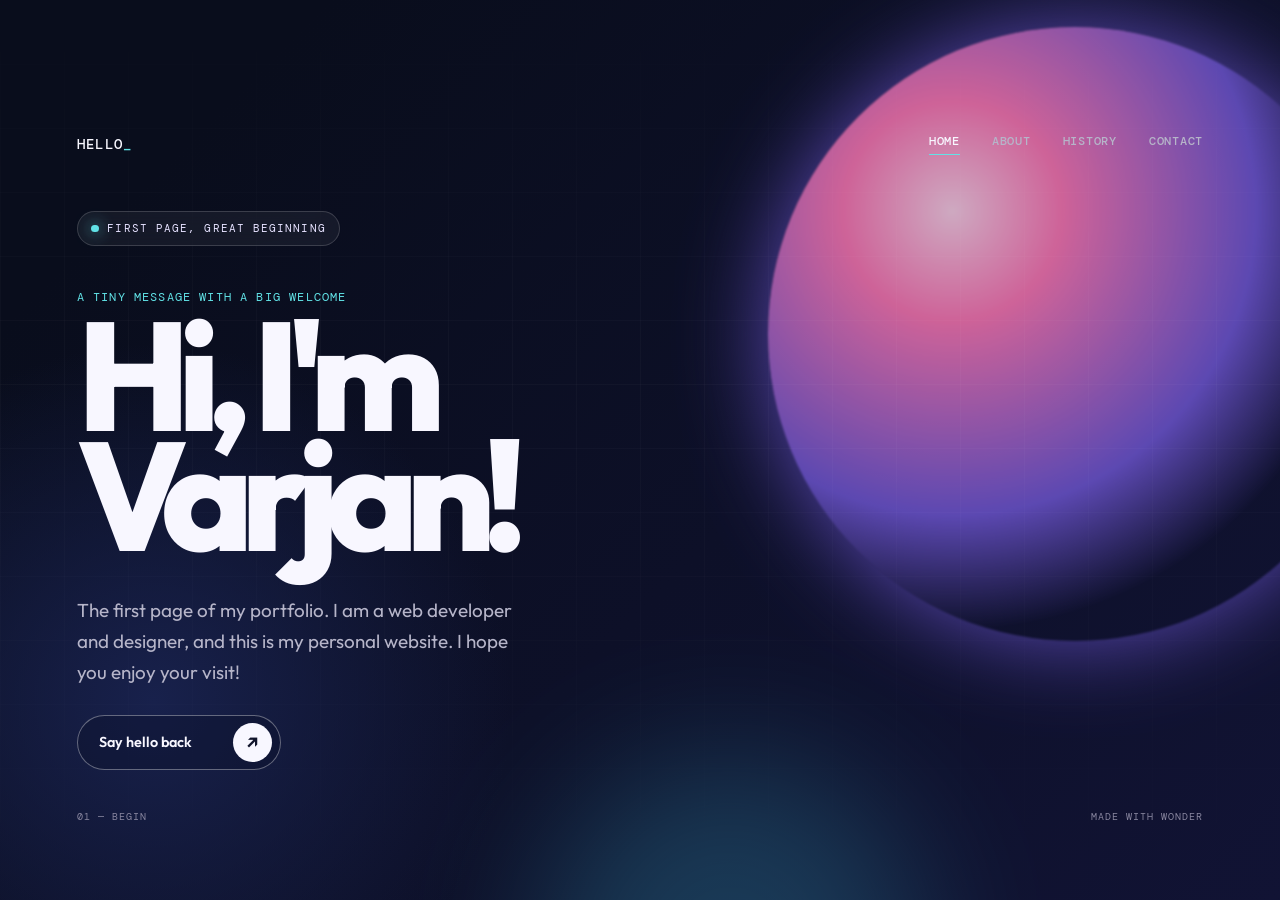
<file: index.html>
<!doctype html>
<html lang="en">
  <head>
    <meta charset="UTF-8" />
    <meta name="viewport" content="width=device-width, initial-scale=1.0" />
    <meta name="theme-color" content="#0b1020" />
    <title>Hi i am Varjan</title>
    <link rel="preconnect" href="https://fonts.googleapis.com" />
    <link rel="preconnect" href="https://fonts.gstatic.com" crossorigin />
    <link href="https://fonts.googleapis.com/css2?family=DM+Mono:wght@400;500&family=Outfit:wght@400;500;600;700;800&display=swap" rel="stylesheet" />
    <link rel="stylesheet" href="styles.css" />
  </head>
  <body>
    <main class="hero">
      <div class="orb orb-one"></div>
      <div class="orb orb-two"></div>
      <div class="grid"></div>
      <nav class="site-nav" aria-label="Main navigation">
        <a class="brand" href="index.html">HELLO<span>_</span></a>
        <div class="nav-links">
          <a class="active" href="index.html">Home</a>
          <a href="about.html">About</a>
          <a href="history.html">History</a>
          <a href="contact.html">Contact</a>
        </div>
      </nav>

      <section class="content" aria-labelledby="page-title">
        <div class="badge"><span></span> First page, great beginning</div>
        <p class="eyebrow">A tiny message with a big welcome</p>
        <h1 id="page-title">Hi, I'm Varjan!</h1>
        <p class="intro">
          The first page of my portfolio. I am a web developer and designer, and this is my personal website. I hope you enjoy your visit!
        </p>
        <button class="explore" type="button" id="helloButton">
          <span>Say hello back</span>
          <span class="arrow" aria-hidden="true">↗</span>
        </button>
        <p class="reply" id="reply" aria-live="polite"></p>
      </section>

      <footer>
        <span>01 — BEGIN</span>
        <span>MADE WITH WONDER</span>
      </footer>
    </main>
    <script src="script.js"></script>
  </body>
</html>
</file>
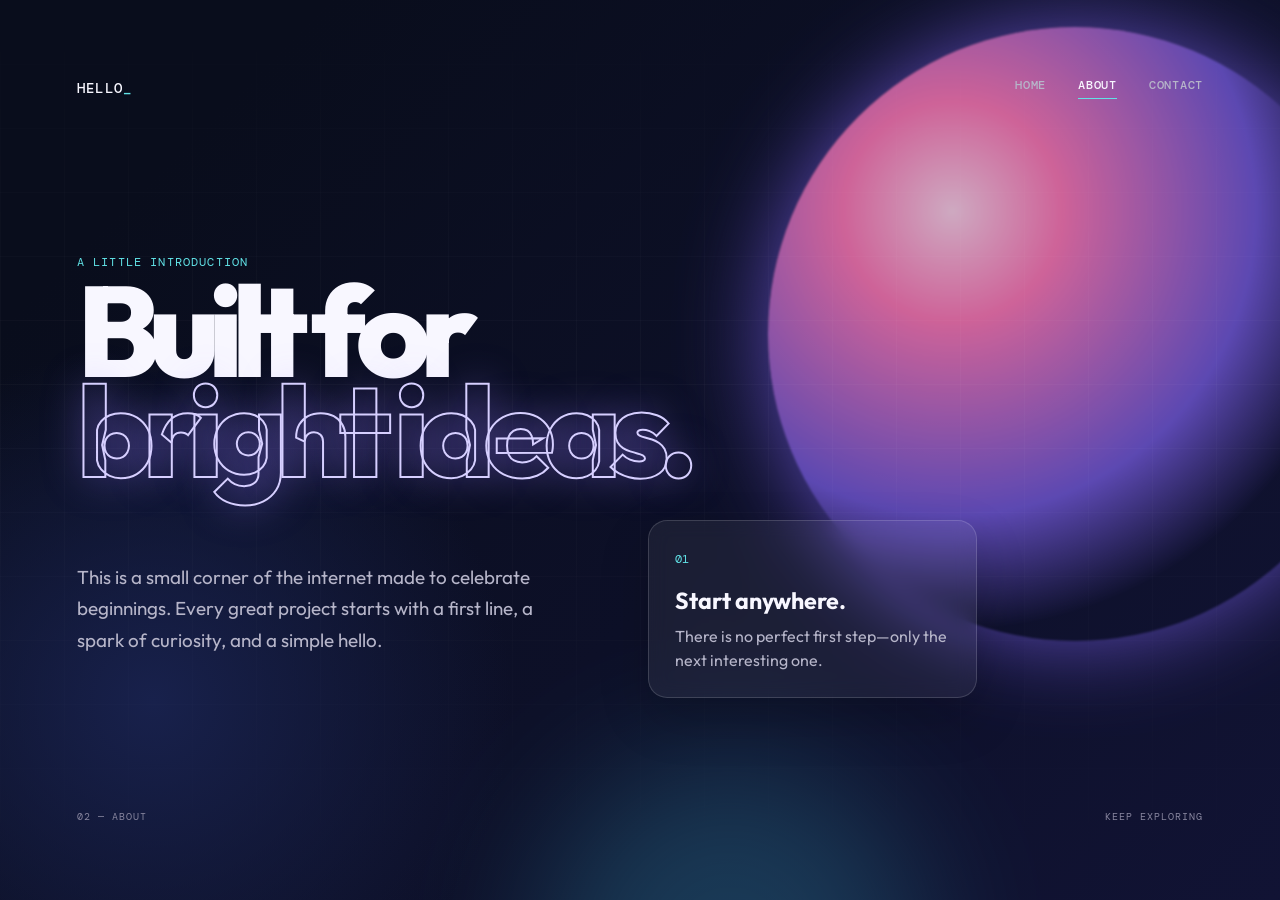
<file: about.html>
<!doctype html>
<html lang="en">
  <head>
    <meta charset="UTF-8" />
    <meta name="viewport" content="width=device-width, initial-scale=1.0" />
    <meta name="theme-color" content="#0b1020" />
    <title>About | Hello, World!</title>
    <link rel="preconnect" href="https://fonts.googleapis.com" />
    <link rel="preconnect" href="https://fonts.gstatic.com" crossorigin />
    <link href="https://fonts.googleapis.com/css2?family=DM+Mono:wght@400;500&family=Outfit:wght@400;500;600;700;800&display=swap" rel="stylesheet" />
    <link rel="stylesheet" href="styles.css" />
  </head>
  <body>
    <main class="inner-page">
      <div class="orb orb-one"></div><div class="orb orb-two"></div><div class="grid"></div>
      <nav class="site-nav" aria-label="Main navigation">
        <a class="brand" href="index.html">HELLO<span>_</span></a>
        <div class="nav-links"><a href="index.html">Home</a><a class="active" href="about.html">About</a><a href="contact.html">Contact</a></div>
      </nav>
      <section class="page-content" aria-labelledby="about-title">
        <p class="eyebrow">A little introduction</p>
        <h1 id="about-title">Built for<br /><em>bright ideas.</em></h1>
        <div class="two-column">
          <p class="intro">This is a small corner of the internet made to celebrate beginnings. Every great project starts with a first line, a spark of curiosity, and a simple hello.</p>
          <div class="fact-card"><span class="card-number">01</span><h2>Start anywhere.</h2><p>There is no perfect first step—only the next interesting one.</p></div>
        </div>
      </section>
      <footer><span>02 — ABOUT</span><span>KEEP EXPLORING</span></footer>
    </main>
  </body>
</html>
</file>
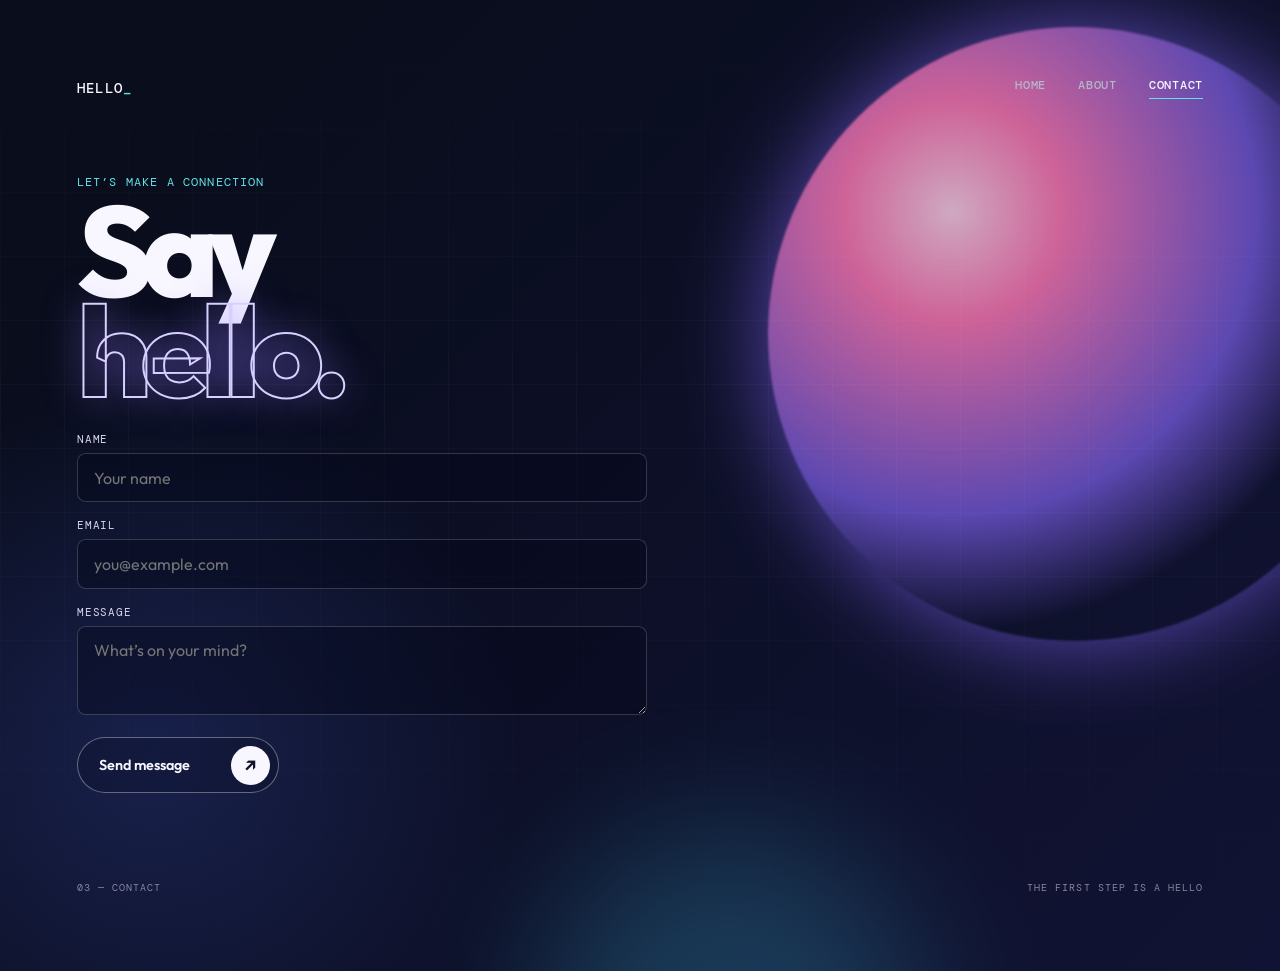
<file: contact.html>
<!doctype html>
<html lang="en">
  <head>
    <meta charset="UTF-8" />
    <meta name="viewport" content="width=device-width, initial-scale=1.0" />
    <meta name="theme-color" content="#0b1020" />
    <title>Contact | Hello, World!</title>
    <link rel="preconnect" href="https://fonts.googleapis.com" />
    <link rel="preconnect" href="https://fonts.gstatic.com" crossorigin />
    <link href="https://fonts.googleapis.com/css2?family=DM+Mono:wght@400;500&family=Outfit:wght@400;500;600;700;800&display=swap" rel="stylesheet" />
    <link rel="stylesheet" href="styles.css" />
  </head>
  <body>
    <main class="inner-page">
      <div class="orb orb-one"></div><div class="orb orb-two"></div><div class="grid"></div>
      <nav class="site-nav" aria-label="Main navigation">
        <a class="brand" href="index.html">HELLO<span>_</span></a>
        <div class="nav-links"><a href="index.html">Home</a><a href="about.html">About</a><a class="active" href="contact.html">Contact</a></div>
      </nav>
      <section class="page-content" aria-labelledby="contact-title">
        <p class="eyebrow">Let’s make a connection</p>
        <h1 id="contact-title">Say<br /><em>hello.</em></h1>
        <form class="contact-form" id="contactForm">
          <label>Name<input type="text" name="name" placeholder="Your name" required /></label>
          <label>Email<input type="email" name="email" placeholder="you@example.com" required /></label>
          <label>Message<textarea name="message" rows="3" placeholder="What’s on your mind?" required></textarea></label>
          <button class="explore" type="submit"><span>Send message</span><span class="arrow" aria-hidden="true">↗</span></button>
          <p class="reply" id="formReply" aria-live="polite"></p>
        </form>
      </section>
      <footer><span>03 — CONTACT</span><span>THE FIRST STEP IS A HELLO</span></footer>
    </main>
    <script>
      document.querySelector('#contactForm').addEventListener('submit', (event) => {
        event.preventDefault();
        document.querySelector('#formReply').textContent = 'Thanks! Your hello has been received.';
        event.currentTarget.reset();
      });
    </script>
  </body>
</html>
</file>
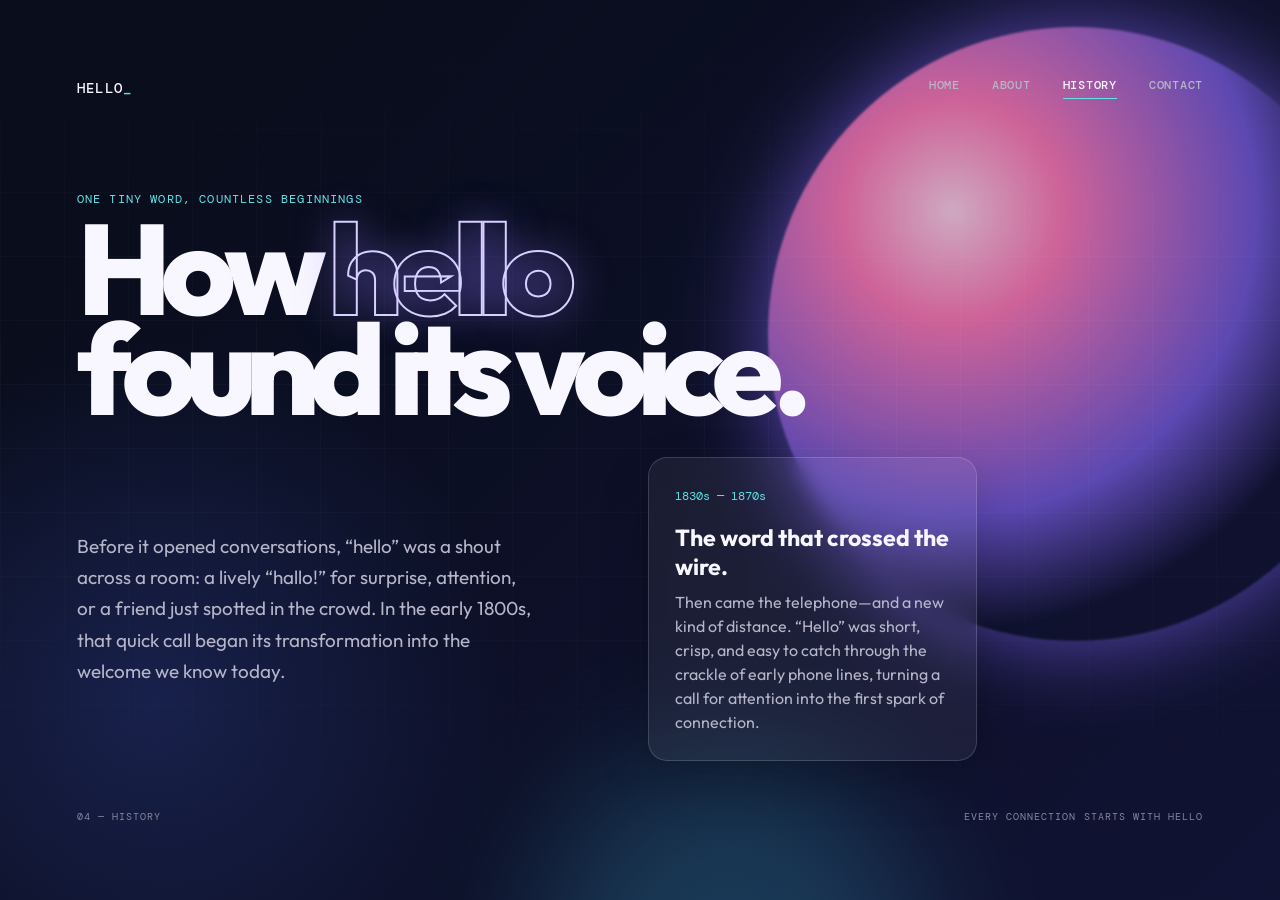
<file: history.html>
<!doctype html>
<html lang="en">
  <head>
    <meta charset="UTF-8" />
    <meta name="viewport" content="width=device-width, initial-scale=1.0" />
    <meta name="theme-color" content="#0b1020" />
    <title>History of Hello | Hello, World!</title>
    <link rel="preconnect" href="https://fonts.googleapis.com" />
    <link rel="preconnect" href="https://fonts.gstatic.com" crossorigin />
    <link href="https://fonts.googleapis.com/css2?family=DM+Mono:wght@400;500&family=Outfit:wght@400;500;600;700;800&display=swap" rel="stylesheet" />
    <link rel="stylesheet" href="styles.css" />
  </head>
  <body>
    <main class="inner-page">
      <div class="orb orb-one"></div><div class="orb orb-two"></div><div class="grid"></div>
      <nav class="site-nav" aria-label="Main navigation">
        <a class="brand" href="index.html">HELLO<span>_</span></a>
        <div class="nav-links"><a href="index.html">Home</a><a href="about.html">About</a><a class="active" href="history.html">History</a><a href="contact.html">Contact</a></div>
      </nav>
      <section class="page-content" aria-labelledby="history-title">
        <p class="eyebrow">One tiny word, countless beginnings</p>
        <h1 id="history-title">How <em>hello</em><br />found its voice.</h1>
        <div class="two-column">
          <p class="intro">Before it opened conversations, “hello” was a shout across a room: a lively “hallo!” for surprise, attention, or a friend just spotted in the crowd. In the early 1800s, that quick call began its transformation into the welcome we know today.</p>
          <div class="fact-card"><span class="card-number">1830s — 1870s</span><h2>The word that crossed the wire.</h2><p>Then came the telephone—and a new kind of distance. “Hello” was short, crisp, and easy to catch through the crackle of early phone lines, turning a call for attention into the first spark of connection.</p></div>
        </div>
      </section>
      <footer><span>04 — HISTORY</span><span>EVERY CONNECTION STARTS WITH HELLO</span></footer>
    </main>
  </body>
</html>
</file>
<file: styles.css>
:root {
  color-scheme: dark;
  --ink: #f8f7ff;
  --muted: #b6b5c9;
  --night: #0b1020;
  --violet: #9278ff;
  --pink: #ff78b5;
  --cyan: #61e2e6;
}

* { box-sizing: border-box; }

body {
  margin: 0;
  min-width: 320px;
  background: var(--night);
  color: var(--ink);
  font-family: Outfit, sans-serif;
}

.hero {
  isolation: isolate;
  min-height: 100svh;
  overflow: hidden;
  position: relative;
  display: grid;
  grid-template-rows: 1fr auto;
  padding: clamp(2rem, 6vw, 5rem);
  background: radial-gradient(circle at 12% 78%, #18214c 0, transparent 27%),
              linear-gradient(135deg, #090d1c 15%, #111334 100%);
}

.content { align-self: center; position: relative; z-index: 2; max-width: 740px; }

.site-nav { position: relative; z-index: 3; display: flex; justify-content: space-between; align-items: center; gap: 1rem; }
.brand { color: var(--ink); font: 500 .9rem "DM Mono", monospace; letter-spacing: .09em; text-decoration: none; }
.brand span { color: var(--cyan); }
.nav-links { display: flex; gap: clamp(.8rem, 3vw, 2rem); }
.nav-links a { color: var(--muted); font: 500 .78rem "DM Mono", monospace; letter-spacing: .06em; text-decoration: none; text-transform: uppercase; transition: color .2s; }
.nav-links a:hover, .nav-links .active { color: var(--ink); }
.nav-links .active::after { content: ""; display: block; width: 100%; height: 1px; margin-top: .3rem; background: var(--cyan); }

.badge, .eyebrow, footer {
  font-family: "DM Mono", monospace;
  letter-spacing: .1em;
  text-transform: uppercase;
}

.badge {
  width: fit-content;
  display: flex;
  gap: .55rem;
  align-items: center;
  padding: .58rem .85rem;
  border: 1px solid rgba(255,255,255,.16);
  border-radius: 99px;
  background: rgba(255,255,255,.05);
  backdrop-filter: blur(12px);
  color: #e6e2ff;
  font-size: .68rem;
}

.badge span { width: .45rem; height: .45rem; border-radius: 50%; background: var(--cyan); box-shadow: 0 0 15px var(--cyan); }
.eyebrow { margin: 2.7rem 0 .65rem; font-size: .73rem; color: var(--cyan); }

h1 { margin: 0; font-size: clamp(4.6rem, 12vw, 10.5rem); font-weight: 800; line-height: .78; letter-spacing: -.085em; }
h1 em { color: transparent; font-style: normal; -webkit-text-stroke: 2px #d6cfff; text-shadow: 0 0 40px rgba(146,120,255,.35); }

.intro { max-width: 460px; margin: 2.5rem 0 1.65rem; color: var(--muted); font-size: clamp(1rem, 1.8vw, 1.18rem); line-height: 1.65; }

.explore {
  display: inline-flex; align-items: center; gap: 2.6rem; padding: .45rem .5rem .45rem 1.3rem;
  border: 1px solid rgba(255,255,255,.35); border-radius: 99px; background: rgba(13,17,43,.38);
  color: var(--ink); cursor: pointer; font: 600 .9rem Outfit, sans-serif; transition: transform .2s, background .2s, box-shadow .2s;
}
.explore:hover { transform: translateY(-3px); background: rgba(146,120,255,.25); box-shadow: 0 12px 32px rgba(99,78,204,.25); }
.arrow { display: grid; place-items: center; width: 2.45rem; aspect-ratio: 1; border-radius: 50%; background: var(--ink); color: #11142b; font-size: 1.2rem; transition: transform .2s; }
.explore:hover .arrow { transform: rotate(45deg); }
.reply { min-height: 1.5rem; margin: 1rem 0 0 1.3rem; color: var(--cyan); font-family: "DM Mono", monospace; font-size: .78rem; }

.orb { position: absolute; z-index: -1; border-radius: 50%; filter: blur(1px); opacity: .8; }
.orb-one { width: min(48vw, 650px); aspect-ratio: 1; right: -8vw; top: 3vh; background: radial-gradient(circle at 30% 30%, #ffd0e8, var(--pink) 18%, #7057d4 50%, transparent 69%); box-shadow: 0 0 90px #6f57d7; animation: float 10s ease-in-out infinite; }
.orb-two { width: 24rem; height: 24rem; right: 28%; bottom: -15rem; background: #3bb1d0; filter: blur(70px); opacity: .25; }
.grid { position: absolute; inset: 0; z-index: -1; opacity: .18; background-image: linear-gradient(rgba(255,255,255,.15) 1px, transparent 1px), linear-gradient(90deg, rgba(255,255,255,.15) 1px, transparent 1px); background-size: 4rem 4rem; mask-image: linear-gradient(to bottom, transparent, black 40%, transparent); }
footer { position: relative; z-index: 2; display: flex; justify-content: space-between; gap: 1rem; color: #88869f; font-size: .65rem; }

.inner-page { isolation: isolate; min-height: 100svh; overflow: hidden; position: relative; display: grid; grid-template-rows: auto 1fr auto; gap: 2rem; padding: clamp(2rem, 6vw, 5rem); background: radial-gradient(circle at 12% 78%, #18214c 0, transparent 27%), linear-gradient(135deg, #090d1c 15%, #111334 100%); }
.page-content { position: relative; z-index: 2; align-self: center; max-width: 900px; }
.page-content h1 { font-size: clamp(4rem, 10vw, 8rem); }
.two-column { display: grid; grid-template-columns: minmax(0, 1fr) minmax(220px, .7fr); gap: clamp(2rem, 8vw, 7rem); align-items: center; margin-top: 2.5rem; }
.two-column .intro { margin: 0; }
.fact-card { padding: 1.6rem; border: 1px solid rgba(255,255,255,.15); border-radius: 1.2rem; background: rgba(255,255,255,.06); box-shadow: 0 20px 50px rgba(0,0,0,.18); backdrop-filter: blur(10px); }
.card-number { color: var(--cyan); font: .75rem "DM Mono", monospace; }
.fact-card h2 { margin: 1.2rem 0 .55rem; font-size: 1.45rem; }
.fact-card p { margin: 0; color: var(--muted); line-height: 1.5; }
.contact-form { display: grid; gap: 1rem; max-width: 570px; margin-top: 2rem; }
.contact-form label { display: grid; gap: .45rem; color: #d9d7ed; font: .7rem "DM Mono", monospace; letter-spacing: .08em; text-transform: uppercase; }
.contact-form input, .contact-form textarea { width: 100%; padding: .85rem 1rem; border: 1px solid rgba(255,255,255,.18); border-radius: .55rem; outline: none; background: rgba(5,8,27,.42); color: var(--ink); font: 1rem Outfit, sans-serif; resize: vertical; }
.contact-form input:focus, .contact-form textarea:focus { border-color: var(--cyan); box-shadow: 0 0 0 3px rgba(97,226,230,.12); }
.contact-form .explore { justify-self: start; margin-top: .4rem; }

@keyframes float { 50% { transform: translate(-4%, 6%) rotate(12deg); } }
@media (max-width: 640px) { .hero { padding: 2rem 1.5rem; } .orb-one { width: 25rem; right: -13rem; top: 2rem; opacity: .55; } h1 { font-size: clamp(4.2rem, 20vw, 6.5rem); } h1 em { -webkit-text-stroke-width: 1px; } .intro { margin-top: 2rem; } footer { margin-top: 3rem; } }
@media (prefers-reduced-motion: reduce) { .orb-one { animation: none; } .explore, .arrow { transition: none; } }
</file>
